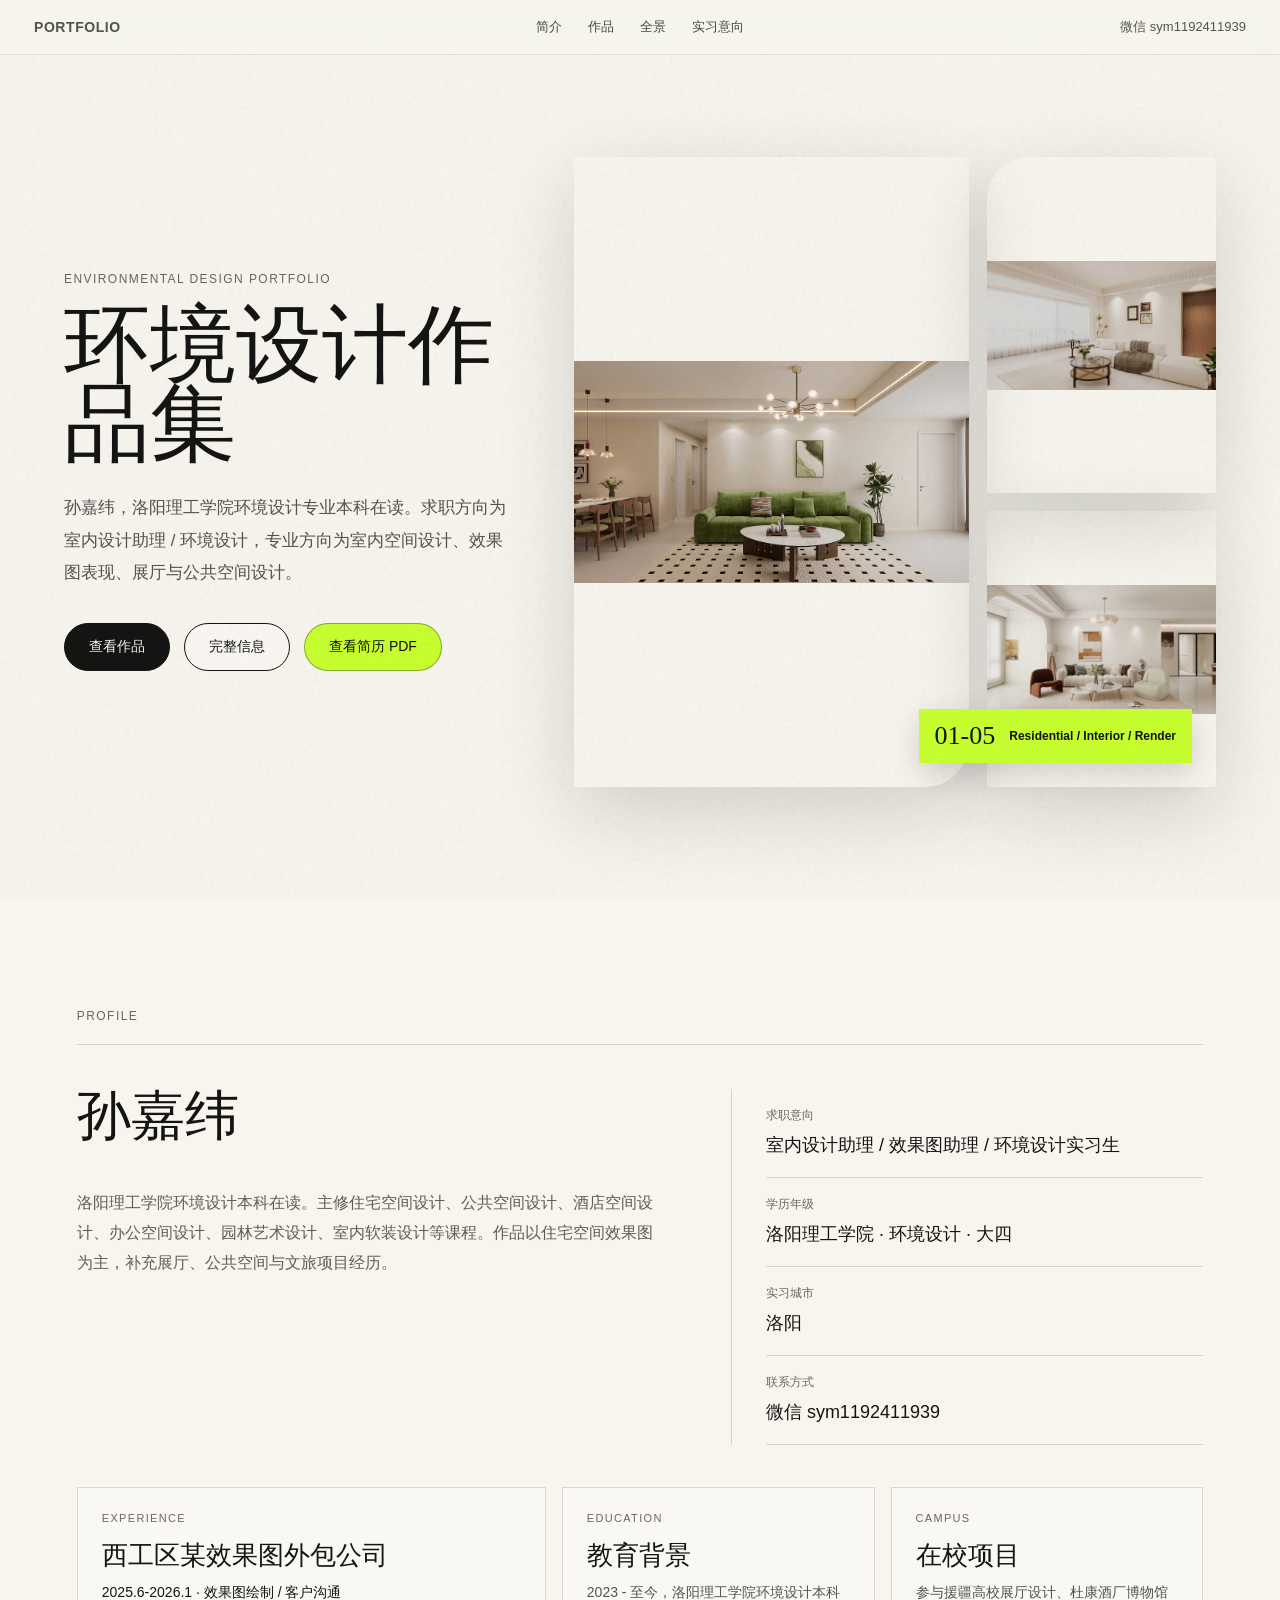
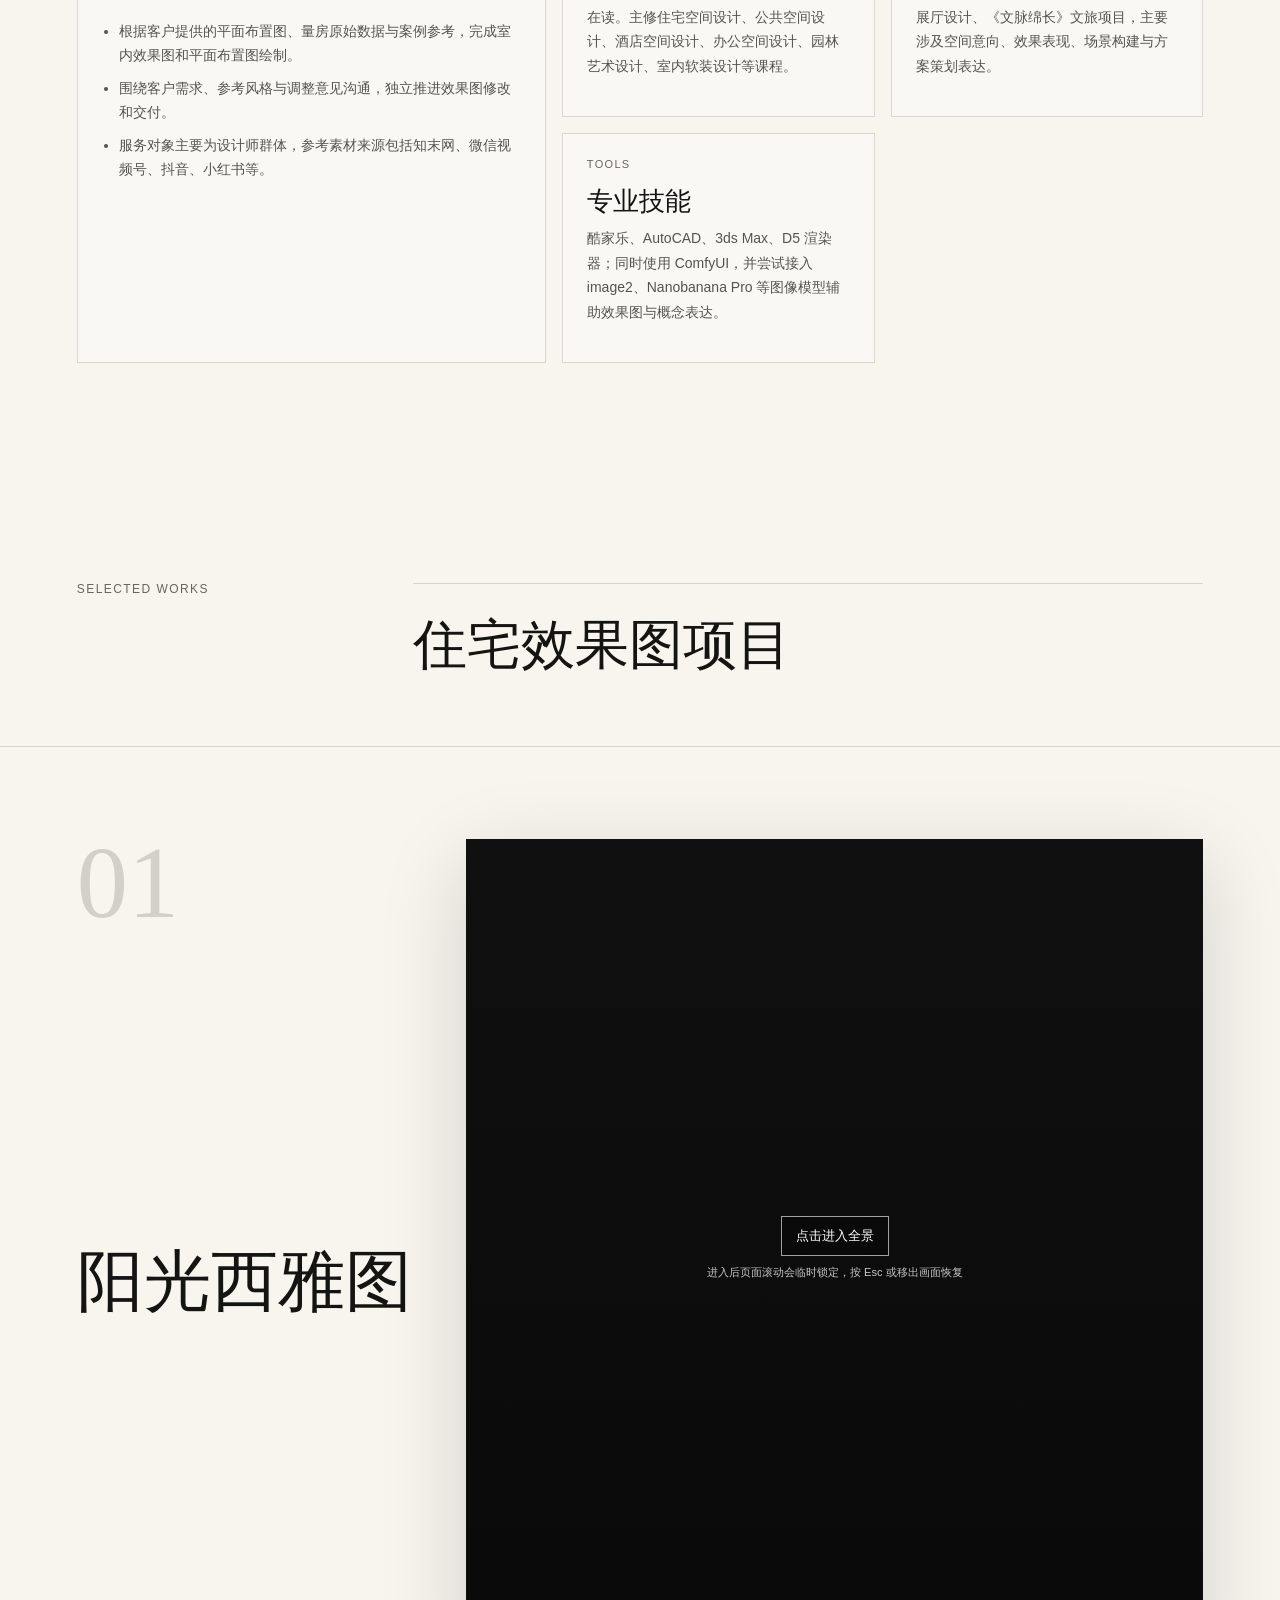
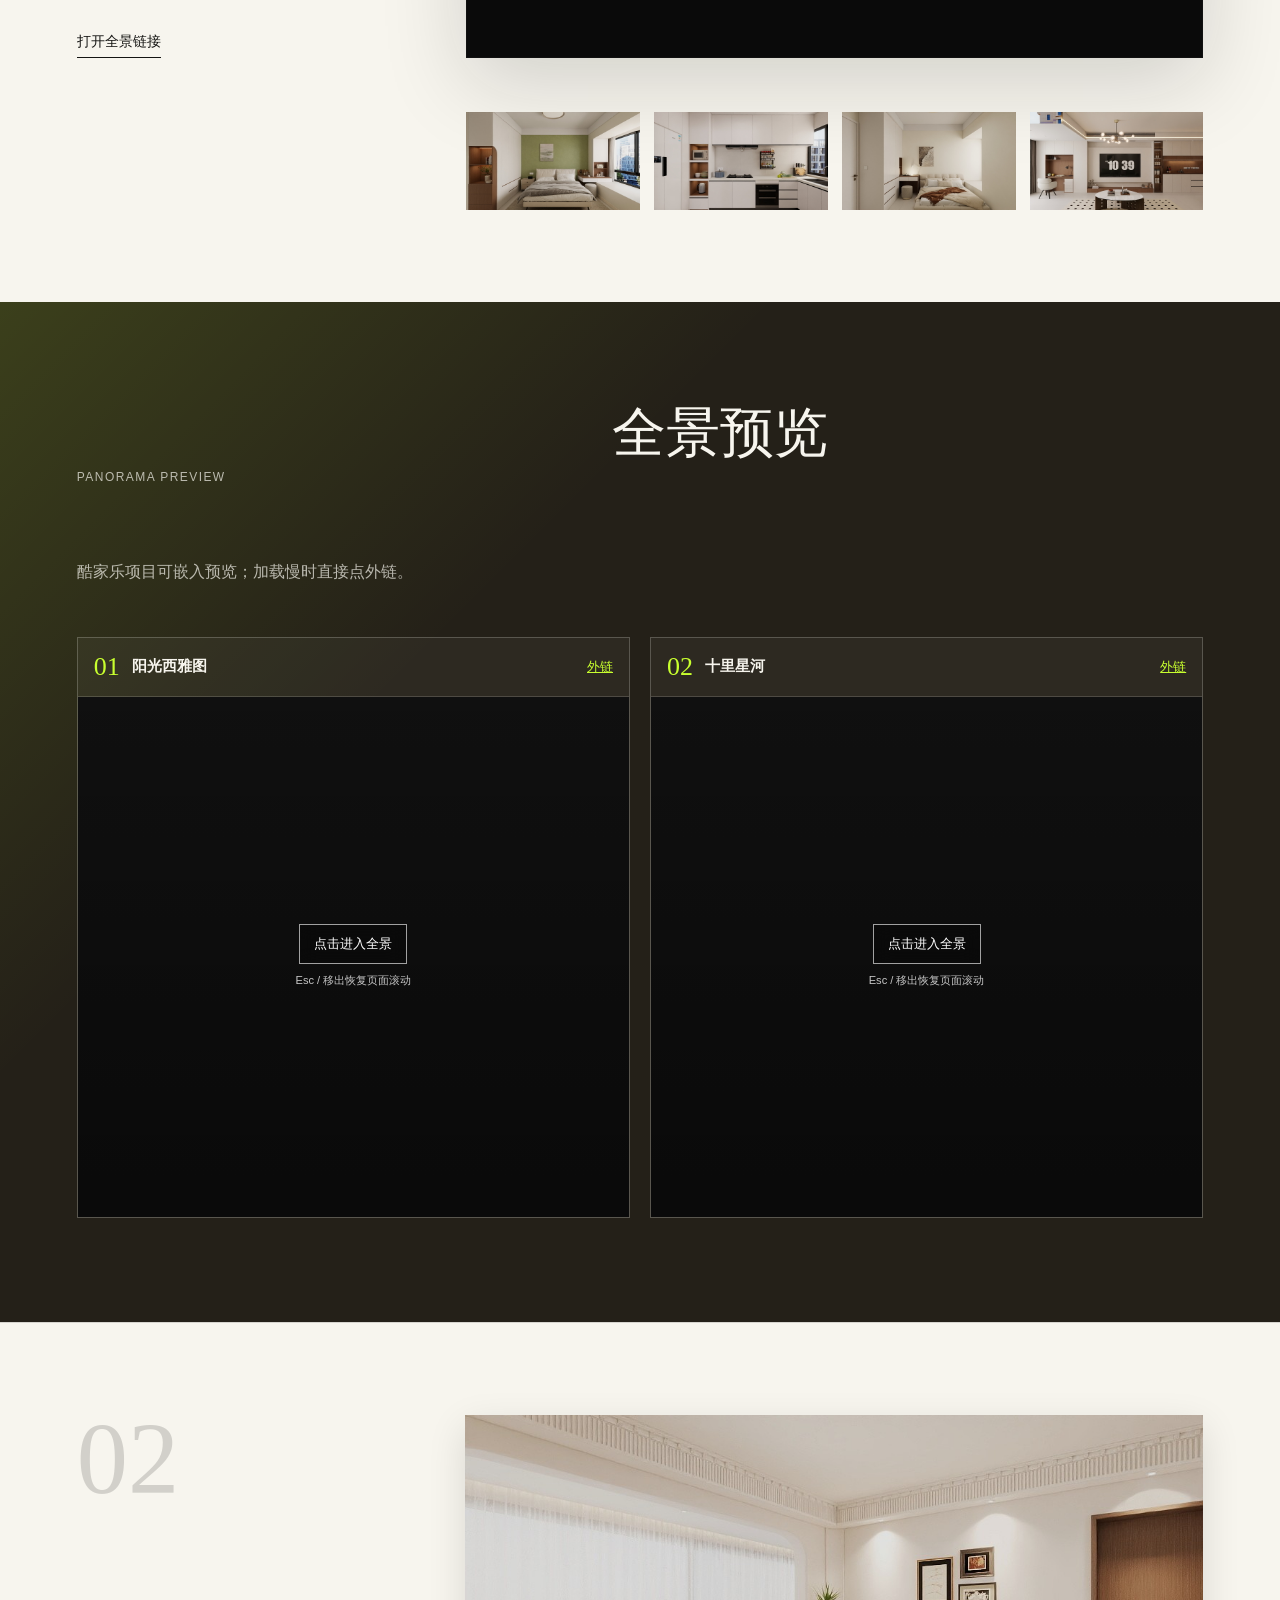
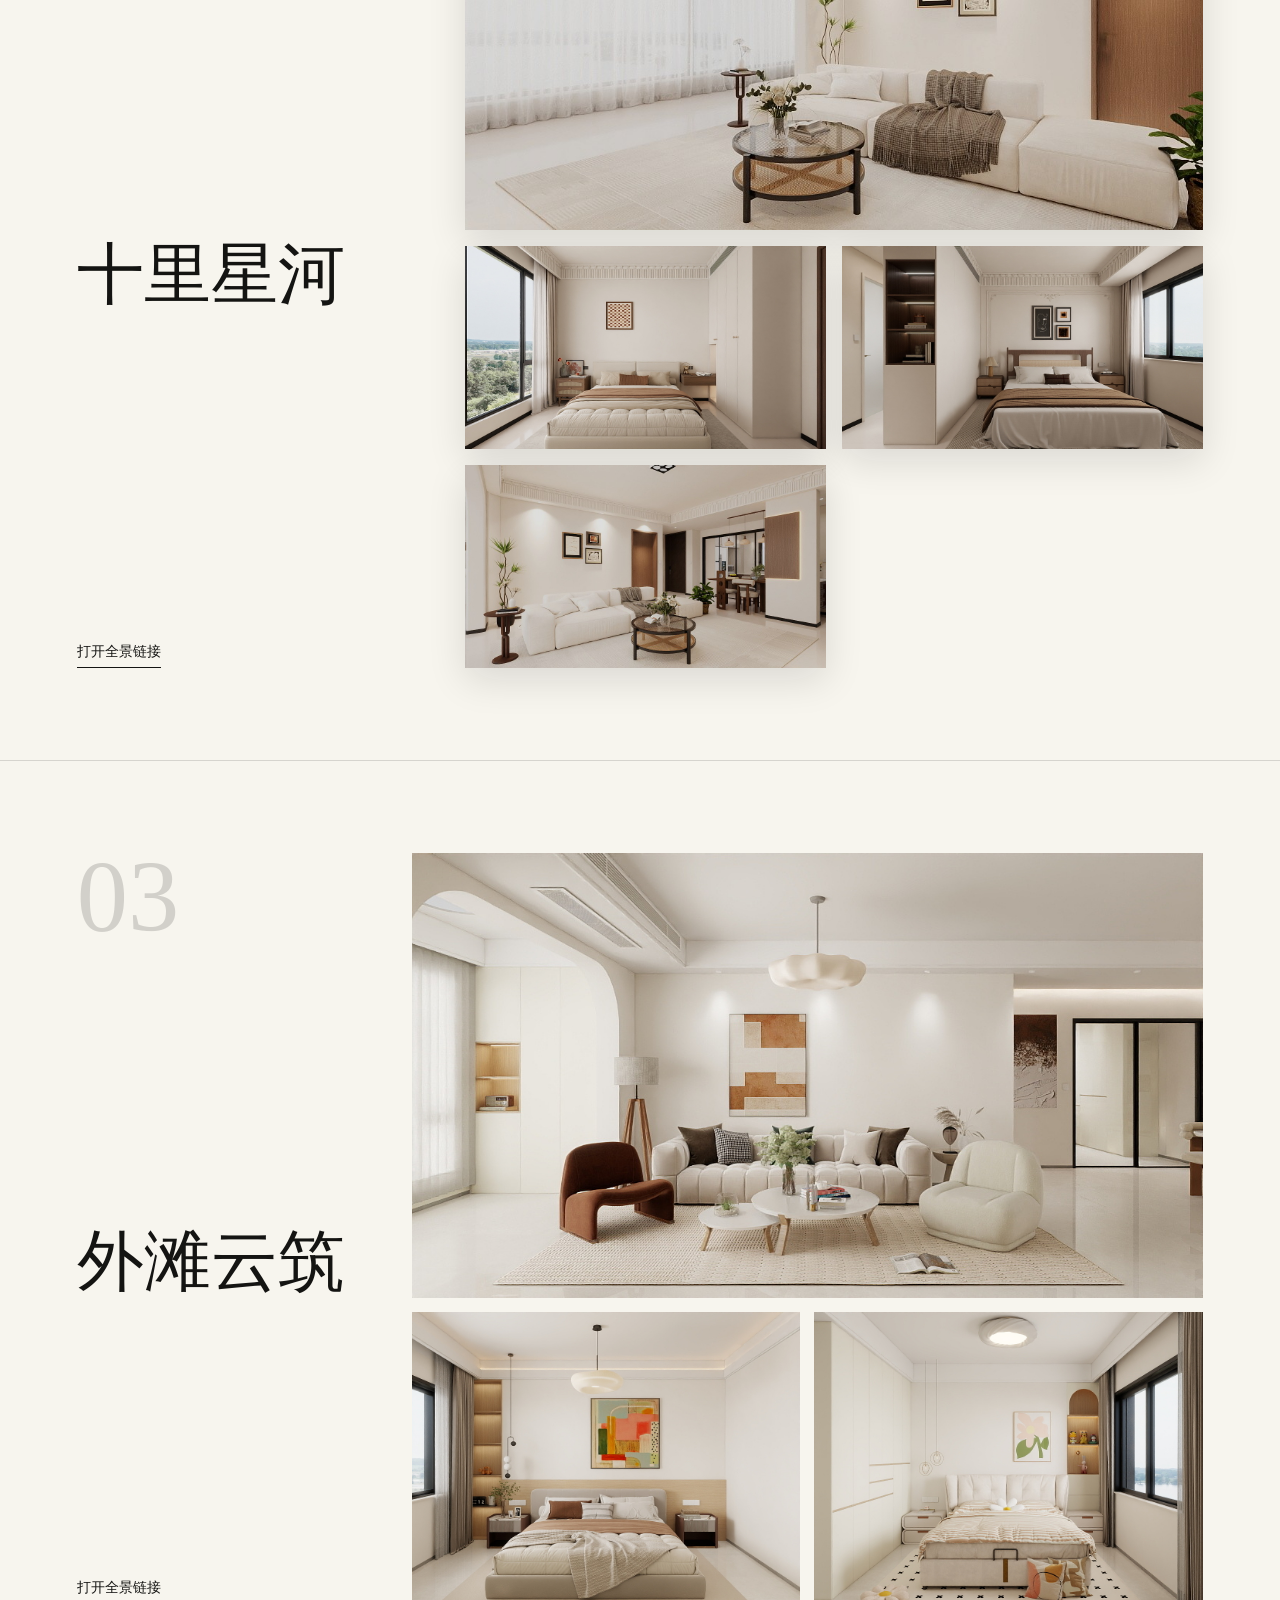
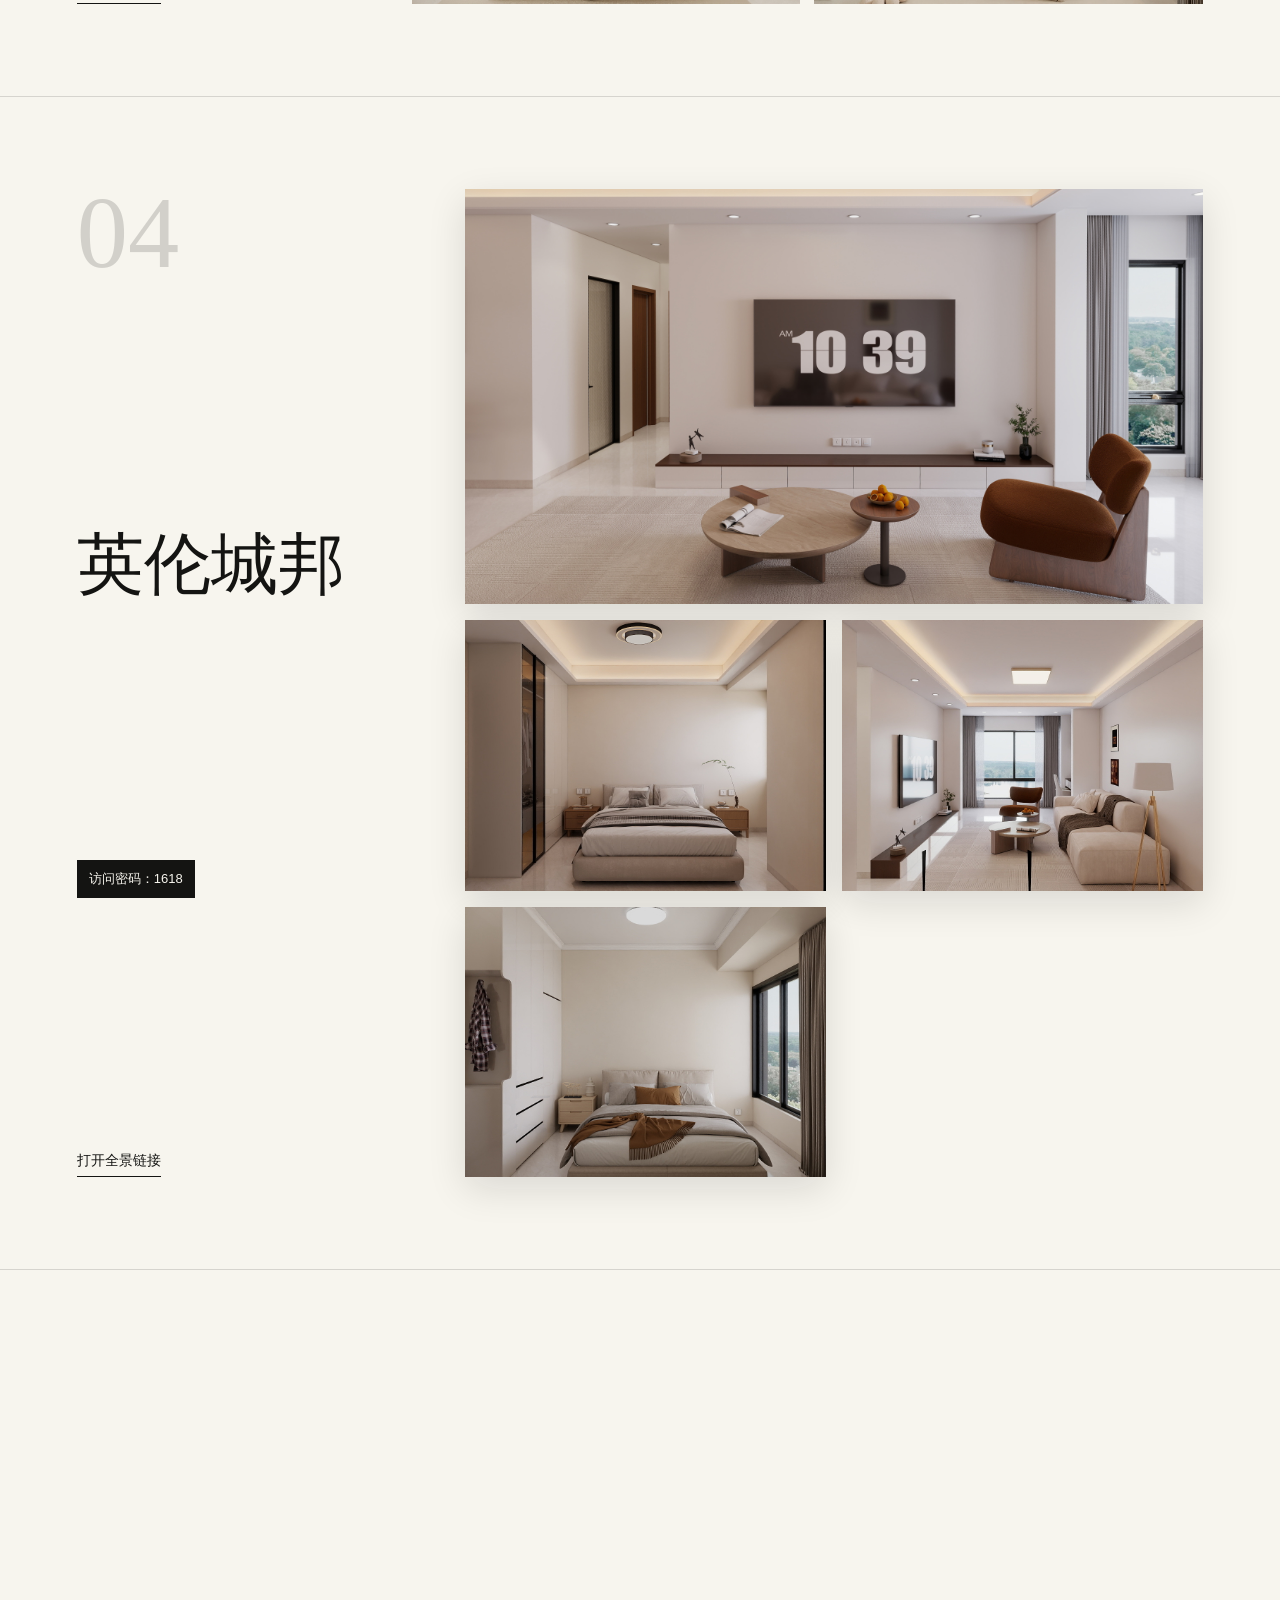
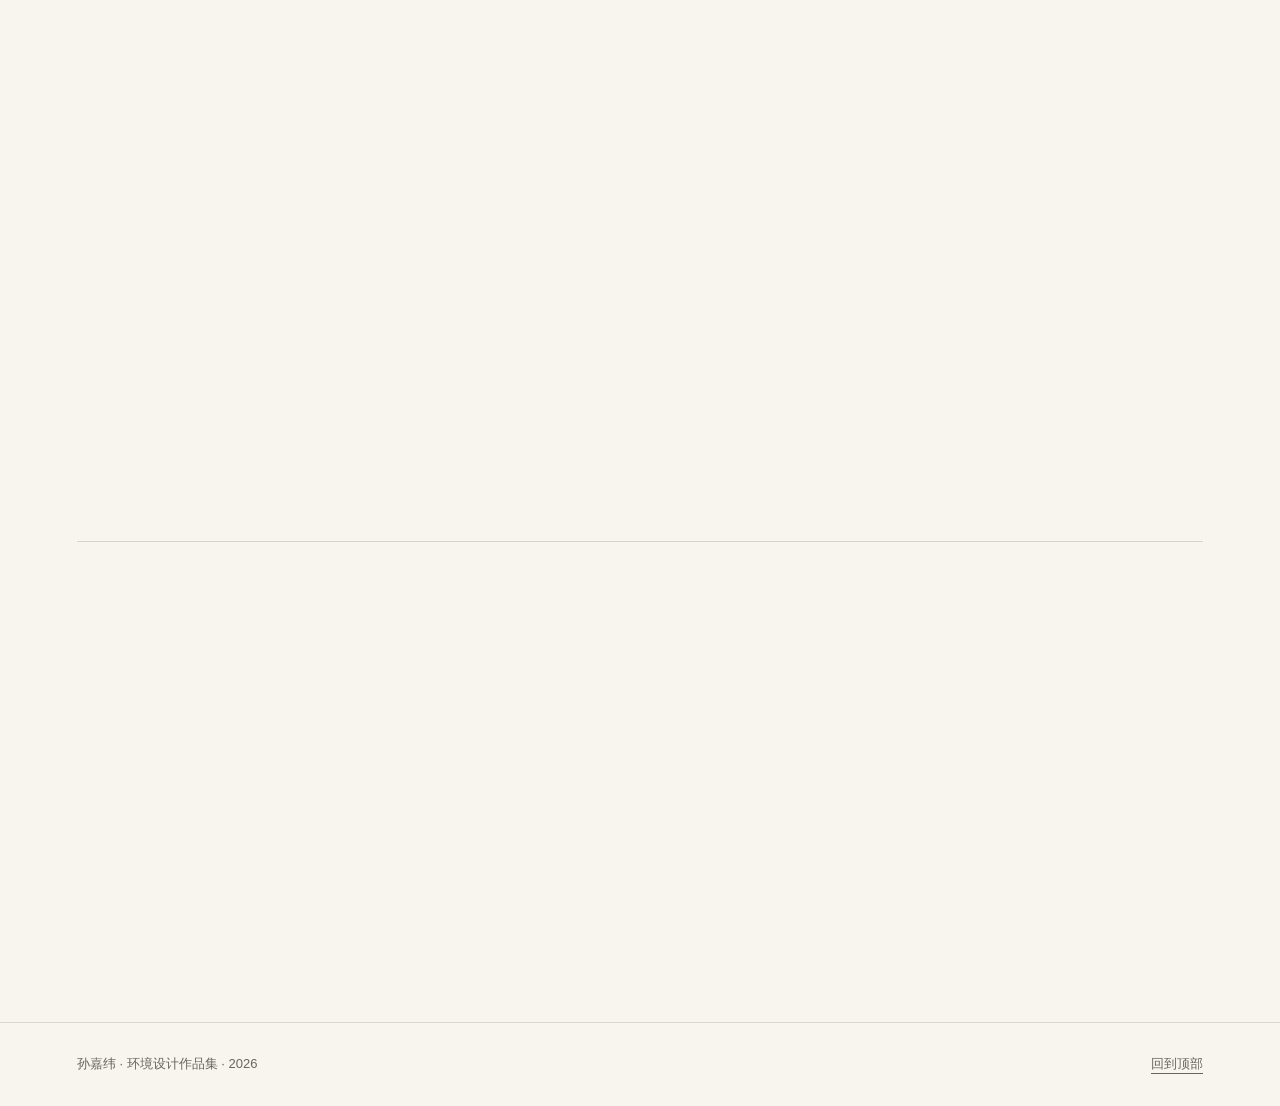
<file: index.html>
<!doctype html>
<html lang="zh-CN">
  <head>
    <meta charset="utf-8" />
    <meta name="viewport" content="width=device-width, initial-scale=1" />
    <meta name="color-scheme" content="light" />
    <title>孙嘉纬 | 环境设计作品集</title>
    <meta name="description" content="孙嘉纬，洛阳理工学院环境设计专业本科在读，室内设计、效果图与空间设计作品集。" />
    <link rel="stylesheet" href="styles.css" />
  </head>
  <body>
    <div class="grain" aria-hidden="true"></div>
    <aside class="mobile-rail" aria-label="移动端目录">
      <a href="#top" class="rail-dot active" data-target="top"><span>首页</span></a>
      <a href="#profile" class="rail-dot" data-target="profile"><span>简介</span></a>
      <a href="#project-01" class="rail-dot" data-target="project-01"><span>作品</span></a>
      <a href="#intent" class="rail-dot" data-target="intent"><span>意向</span></a>
    </aside>

    <header class="site-header">
      <a class="brand" href="#top" aria-label="回到顶部"><span class="brand-text">Portfolio</span></a>
      <nav class="desktop-nav" aria-label="页面导航">
        <a href="#profile">简介</a>
        <a href="#works">作品</a>
        <a href="#panorama">全景</a>
        <a href="#intent">实习意向</a>
      </nav>
      <span class="contact-link">微信 sym1192411939</span><span class="mobile-desktop-tip">建议使用电脑访问</span>
    </header>

    <main id="top">
      <section class="hero section-watch" id="hero" data-section="top">
        <div class="hero-copy reveal">
          <p class="small-line">Environmental Design Portfolio</p>
          <h1>环境设计作品集</h1>
          <p class="hero-intro">孙嘉纬，洛阳理工学院环境设计专业本科在读。求职方向为室内设计助理 / 环境设计，专业方向为室内空间设计、效果图表现、展厅与公共空间设计。</p>
          <div class="hero-actions">
            <a class="button primary" href="#works">查看作品</a>
            <a class="button ghost" href="#profile">完整信息</a>
            <a class="button pdf" href="resume.html" target="_blank" rel="noreferrer">查看简历 PDF</a>
          </div>
        </div>
        <div class="hero-board reveal delay-1" aria-label="作品预览拼贴">
          <figure class="hero-image hero-image-large tilt-card"><img src="assets/projects/p01-yangguang-xiyatu/img-01.jpg?v=kt0" alt="阳光西雅图项目室内效果图" /></figure>
          <figure class="hero-image hero-image-small tilt-card"><img src="assets/projects/p02-shili-xinghe/img-01.jpg" alt="十里星河项目室内效果图" /></figure>
          <figure class="hero-image hero-image-strip tilt-card"><img src="assets/projects/p03-waitan-yunzhu/img-01.jpg" alt="外滩云筑项目室内效果图" /></figure>
          <div class="hero-index" aria-hidden="true"><span>01-05</span><strong>Residential / Interior / Render</strong></div>
        </div>
      </section>

      <section class="profile section-watch" id="profile" data-section="profile">
        <div class="section-label reveal">Profile</div>
        <div class="profile-grid resume-grid">
          <div class="profile-main reveal">
            <h2>孙嘉纬</h2>
            <p>洛阳理工学院环境设计本科在读。主修住宅空间设计、公共空间设计、酒店空间设计、办公空间设计、园林艺术设计、室内软装设计等课程。作品以住宅空间效果图为主，补充展厅、公共空间与文旅项目经历。</p>
          </div>
          <div class="profile-facts reveal delay-1">
            <dl>
              <div><dt>求职意向</dt><dd>室内设计助理 / 效果图助理 / 环境设计实习生</dd></div>
              <div><dt>学历年级</dt><dd>洛阳理工学院 · 环境设计 · 大四</dd></div>
              <div><dt>实习城市</dt><dd>洛阳</dd></div>
              <div><dt>联系方式</dt><dd>微信 sym1192411939</dd></div>
            </dl>
          </div>
        </div>

        <div class="resume-panels reveal delay-2" aria-label="简历信息">
          <article class="resume-panel wide-panel">
            <span>Experience</span>
            <h3>西工区某效果图外包公司</h3>
            <p class="panel-time">2025.6-2026.1 · 效果图绘制 / 客户沟通</p>
            <ul>
              <li>根据客户提供的平面布置图、量房原始数据与案例参考，完成室内效果图和平面布置图绘制。</li>
              <li>围绕客户需求、参考风格与调整意见沟通，独立推进效果图修改和交付。</li>
              <li>服务对象主要为设计师群体，参考素材来源包括知末网、微信视频号、抖音、小红书等。</li>
            </ul>
          </article>
          <article class="resume-panel">
            <span>Education</span>
            <h3>教育背景</h3>
            <p>2023 - 至今，洛阳理工学院环境设计本科在读。主修住宅空间设计、公共空间设计、酒店空间设计、办公空间设计、园林艺术设计、室内软装设计等课程。</p>
          </article>
          <article class="resume-panel">
            <span>Campus</span>
            <h3>在校项目</h3>
            <p>参与援疆高校展厅设计、杜康酒厂博物馆展厅设计、《文脉绵长》文旅项目，主要涉及空间意向、效果表现、场景构建与方案策划表达。</p>
          </article>
          <article class="resume-panel">
            <span>Tools</span>
            <h3>专业技能</h3>
            <p>酷家乐、AutoCAD、3ds Max、D5 渲染器；同时使用 ComfyUI，并尝试接入 image2、Nanobanana Pro 等图像模型辅助效果图与概念表达。</p>
          </article>
        </div>
      </section>

      <section class="works-intro" id="works">
        <div class="section-label reveal">Selected Works</div>
        <div class="works-heading reveal"><h2>住宅效果图项目</h2></div>
      </section>

      <section class="project feature section-watch" id="project-01" data-section="project-01">
        <div class="project-meta reveal"><span class="project-number">01</span><h2>阳光西雅图</h2><a class="text-link" target="_blank" rel="noreferrer" href="https://www.kujiale.cn/design/3FO3HYE5EFXD/show?fromqrcode=true">打开全景链接</a></div>
        <figure class="mobile-project-cover reveal delay-1"><img src="assets/projects/p01-yangguang-xiyatu/img-01.jpg?v=kt0" alt="阳光西雅图项目封面图" /></figure>
        <div class="project-visual project-iframe iframe-shell reveal delay-1" data-iframe-shell>
          <iframe title="阳光西雅图全景预览" loading="lazy" data-src="https://www.kujiale.cn/design/3FO3HYE5EFXD/show?fromqrcode=true"></iframe>
          <button class="iframe-shield" type="button"><span>点击进入全景</span><small>进入后页面滚动会临时锁定，按 Esc 或移出画面恢复</small></button>
        </div>
        <div class="gallery reveal delay-2" aria-label="阳光西雅图项目图片"><img src="assets/projects/p01-yangguang-xiyatu/img-03.jpg" alt="阳光西雅图效果图 3" /><img src="assets/projects/p01-yangguang-xiyatu/img-04.jpg" alt="阳光西雅图效果图 4" /><img src="assets/projects/p01-yangguang-xiyatu/img-05.jpg" alt="阳光西雅图效果图 5" /><img src="assets/projects/p01-yangguang-xiyatu/img-06.jpg" alt="阳光西雅图效果图 6" /></div>
      </section>

      <section class="pano-section section-watch" id="panorama" data-section="panorama">
        <div class="pano-copy reveal"><span class="section-label">Panorama Preview</span><h2>全景预览</h2><p>酷家乐项目可嵌入预览；加载慢时直接点外链。</p></div>
        <div class="pano-grid">
          <article class="pano-card reveal delay-1"><div class="pano-head"><span>01</span><h3>阳光西雅图</h3><a target="_blank" rel="noreferrer" href="https://www.kujiale.cn/design/3FO3HYE5EFXD/show?fromqrcode=true">外链</a></div><div class="iframe-shell" data-iframe-shell><iframe title="阳光西雅图全景预览" loading="lazy" data-src="https://www.kujiale.cn/design/3FO3HYE5EFXD/show?fromqrcode=true"></iframe><button class="iframe-shield" type="button"><span>点击进入全景</span><small>Esc / 移出恢复页面滚动</small></button></div></article>
          <article class="pano-card desktop-only reveal delay-2"><div class="pano-head"><span>02</span><h3>十里星河</h3><a target="_blank" rel="noreferrer" href="https://www.kujiale.cn/design/3FO3HVKYOUN2/show?fromqrcode=true">外链</a></div><div class="iframe-shell" data-iframe-shell><iframe title="十里星河全景预览" loading="lazy" data-src="https://www.kujiale.cn/design/3FO3HVKYOUN2/show?fromqrcode=true"></iframe><button class="iframe-shield" type="button"><span>点击进入全景</span><small>Esc / 移出恢复页面滚动</small></button></div></article>
        </div>
      </section>

      <section class="project split section-watch" id="project-02" data-section="project-02">
        <div class="project-meta reveal"><span class="project-number">02</span><h2>十里星河</h2><a class="text-link" target="_blank" rel="noreferrer" href="https://www.kujiale.cn/design/3FO3HVKYOUN2/show?fromqrcode=true">打开全景链接</a></div>
        <div class="mosaic reveal delay-1"><img class="wide" src="assets/projects/p02-shili-xinghe/img-01.jpg" alt="十里星河客餐厅效果图" /><img src="assets/projects/p02-shili-xinghe/img-02.jpg" alt="十里星河北次卧效果图" /><img src="assets/projects/p02-shili-xinghe/img-03.jpg" alt="十里星河起居室效果图" /><img class="tall" src="assets/projects/p02-shili-xinghe/img-04.jpg" alt="十里星河客餐厅效果图 2" /></div>
      </section>

      <section class="project editorial section-watch" id="project-03" data-section="project-03">
        <div class="project-meta reveal"><span class="project-number">03</span><h2>外滩云筑</h2><a class="text-link" target="_blank" rel="noreferrer" href="https://www.kujiale.cn/design/3FO3HLCUXS1P/show?fromqrcode=true">打开全景链接</a></div>
        <div class="editorial-images reveal delay-1"><img src="assets/projects/p03-waitan-yunzhu/img-01.jpg" alt="外滩云筑效果图 1" /><img src="assets/projects/p03-waitan-yunzhu/img-02.jpg" alt="外滩云筑效果图 2" /><img src="assets/projects/p03-waitan-yunzhu/img-03.jpg" alt="外滩云筑效果图 3" /></div>
      </section>

      <section class="project split reverse section-watch" id="project-04" data-section="project-04">
        <div class="project-meta reveal"><span class="project-number">04</span><h2>英伦城邦</h2><div class="password-note">访问密码：1618</div><a class="text-link" target="_blank" rel="noreferrer" href="https://www.kujiale.cn/design/3FO3I6LY7APE/show?fromqrcode=true">打开全景链接</a></div>
        <div class="mosaic dense reveal delay-1"><img class="wide" src="assets/projects/p04-yinglun-chengbang/img-01.jpg" alt="英伦城邦客厅效果图" /><img src="assets/projects/p04-yinglun-chengbang/img-02.jpg" alt="英伦城邦主卧效果图" /><img src="assets/projects/p04-yinglun-chengbang/img-03.jpg" alt="英伦城邦餐厅效果图" /><img class="tall" src="assets/projects/p04-yinglun-chengbang/img-05.jpg" alt="英伦城邦次卧效果图" /></div>
      </section>

      <section class="project final-project section-watch" id="project-05" data-section="project-05">
        <div class="project-meta reveal"><span class="project-number">05</span><h2>沁棠云筑</h2><a class="text-link" target="_blank" rel="noreferrer" href="https://www.kujiale.cn/design/3FO3IFOYQHNQ/show?fromqrcode=true">打开全景链接</a></div>
        <div class="filmstrip reveal delay-1"><img src="assets/projects/p05-qintang-yunzhu/img-01.jpg" alt="沁棠云筑效果图 1" /><img src="assets/projects/p05-qintang-yunzhu/img-02.jpg" alt="沁棠云筑效果图 2" /><img src="assets/projects/p05-qintang-yunzhu/img-03.jpg" alt="沁棠云筑效果图 3" /><img src="assets/projects/p05-qintang-yunzhu/img-04.jpg" alt="沁棠云筑效果图 4" /></div>
      </section>

      <section class="intent section-watch" id="intent" data-section="intent">
        <div class="section-label reveal">Internship</div>
        <div class="intent-layout">
          <div class="intent-copy reveal"><h2>实习意向</h2><p>洛阳市区长期实习，不找暑假工；可接受单休。优先室内设计助理方向，也可接受稍微偏效果图方向，暂不考虑纯销售岗、纯效果图岗。</p></div>
          <div class="timeline reveal delay-1"><div><time>工作流程</time><p>有半年效果图外包工作经验，熟悉“平面图 + 参考案例 + 修改反馈”的工作流程。</p></div><div><time>工作能力</time><p>能根据平面图和参考案例进行效果图表达，具备基础客户沟通与方案调整能力。</p></div></div>
        </div>
      </section>
    </main>

    <footer class="site-footer"><p>孙嘉纬 · 环境设计作品集 · 2026</p><a href="#top">回到顶部</a></footer>
    <script src="script.js"></script>
  </body>
</html>
</file>
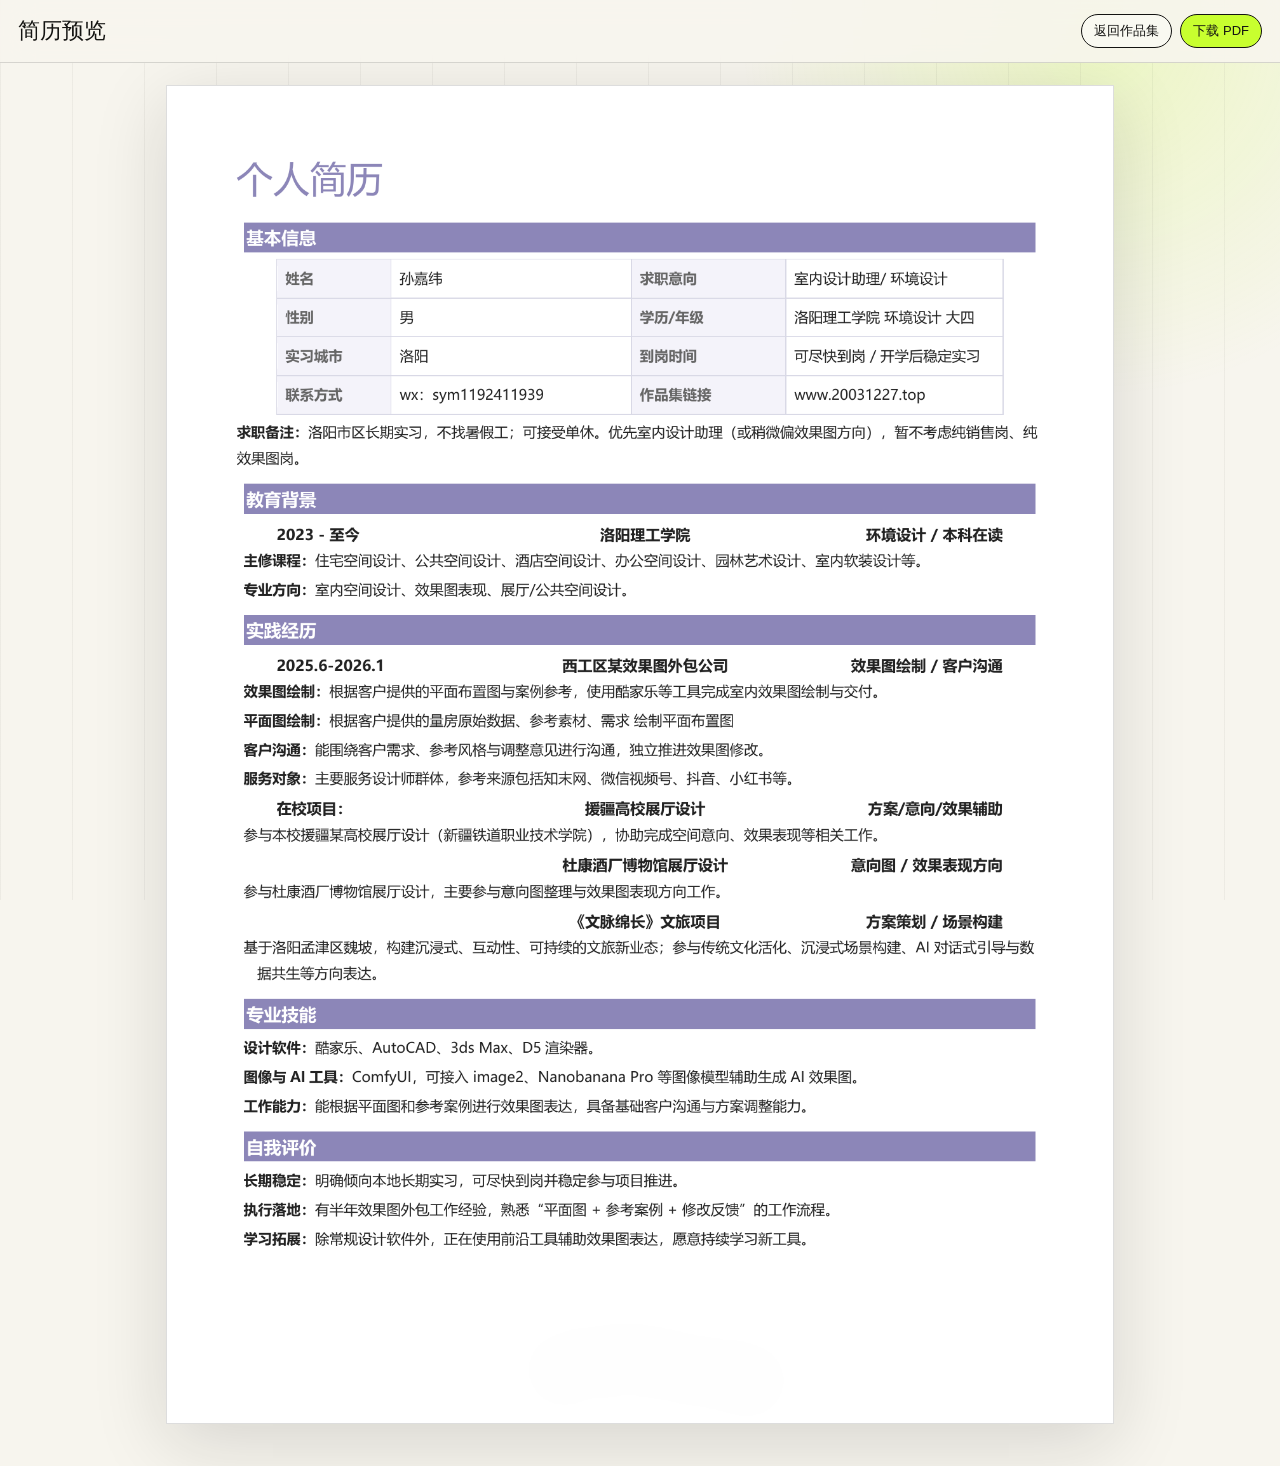
<file: resume.html>
<!doctype html>
<html lang="zh-CN">
  <head>
    <meta charset="utf-8" />
    <meta name="viewport" content="width=device-width, initial-scale=1" />
    <meta name="color-scheme" content="light" />
    <title>孙嘉纬 | 简历预览</title>
    <style>
      :root { color-scheme: light; --bg:#f7f5ee; --ink:#141412; --line:rgba(20,20,18,.14); --accent:#c8ff2f; }
      * { box-sizing: border-box; }
      html, body { margin:0; min-height:100%; background:var(--bg) !important; color:var(--ink); font-family:"Microsoft YaHei UI","Microsoft YaHei",sans-serif; }
      body::before { content:""; position:fixed; inset:0; pointer-events:none; background:linear-gradient(90deg, rgba(20,20,18,.045) 1px, transparent 1px) 0 0 / 72px 100%, radial-gradient(circle at 86% 4%, rgba(200,255,47,.22), transparent 360px); }
      header { position:sticky; top:0; z-index:10; display:flex; justify-content:space-between; align-items:center; gap:12px; padding:14px 18px; border-bottom:1px solid var(--line); background:rgba(247,245,238,.88); backdrop-filter:blur(16px); }
      h1 { margin:0; font-family:"Times New Roman","Songti SC",serif; font-weight:400; font-size:22px; }
      .actions { display:flex; gap:8px; flex-wrap:wrap; justify-content:flex-end; }
      a { color:inherit; }
      .button { min-height:34px; display:inline-flex; align-items:center; justify-content:center; padding:0 12px; border:1px solid var(--ink); border-radius:999px; text-decoration:none; font-size:13px; background:rgba(255,255,255,.34); }
      .button.download { background:var(--accent); }
      main { position:relative; width:min(980px, 100%); margin:0 auto; padding:22px 16px 42px; }
      .paper { width:100%; display:block; border:1px solid var(--line); background:#fff; box-shadow:0 18px 70px rgba(20,20,18,.14); }
      @media (prefers-color-scheme: dark) { html, body { background:var(--bg) !important; color:var(--ink) !important; } header { background:rgba(247,245,238,.9) !important; } }
      @media (max-width: 560px) { header { align-items:flex-start; } h1 { font-size:18px; } .button { font-size:12px; padding:0 10px; } main { padding:14px 10px 34px; } }
    </style>
  </head>
  <body>
    <header>
      <h1>简历预览</h1>
      <nav class="actions" aria-label="简历操作">
        <a class="button" href="index.html">返回作品集</a>
        <a class="button download" href="assets/docs/jianli.pdf" download>下载 PDF</a>
      </nav>
    </header>
    <main>
      <img class="paper" src="assets/docs/preview/jianli-page-1.png" alt="孙嘉纬简历预览" />
    </main>
  </body>
</html>
</file>
<file: styles.css>
:root {
  --bg: #f7f5ee;
  --ink: #141412;
  --muted: #69665d;
  --line: rgba(20, 20, 18, 0.14);
  --panel: #fffdf6;
  --accent: #c8ff2f;
  --accent-ink: #0f1308;
  --deep: #242018;
  --shadow: 0 24px 80px rgba(20, 20, 18, 0.16);
  --serif: "Times New Roman", "Songti SC", SimSun, serif;
  --sans: "Microsoft YaHei UI", "Microsoft YaHei", "PingFang SC", sans-serif;
}

* { box-sizing: border-box; }
html { scroll-behavior: smooth; color-scheme: light; background: var(--bg); }
body {
  margin: 0;
  background: var(--bg);
  color: var(--ink);
  font-family: var(--sans);
  overflow-x: hidden;
}
body::before {
  content: "";
  position: fixed;
  inset: 0;
  pointer-events: none;
  background:
    linear-gradient(90deg, rgba(20,20,18,0.055) 1px, transparent 1px) 0 0 / 6.25vw 100%,
    radial-gradient(circle at 78% 16%, rgba(200,255,47,0.22), transparent 23vw),
    linear-gradient(180deg, rgba(255,255,255,0.55), transparent 42vh);
  z-index: -2;
}
.grain {
  position: fixed;
  inset: 0;
  pointer-events: none;
  opacity: .16;
  background-image: url("data:image/svg+xml,%3Csvg viewBox='0 0 240 240' xmlns='http://www.w3.org/2000/svg'%3E%3Cfilter id='n'%3E%3CfeTurbulence type='fractalNoise' baseFrequency='.8' numOctaves='3' stitchTiles='stitch'/%3E%3C/filter%3E%3Crect width='240' height='240' filter='url(%23n)' opacity='.45'/%3E%3C/svg%3E");
  z-index: 10;
  mix-blend-mode: multiply;
}
img { display: block; width: 100%; height: 100%; object-fit: cover; background: #ddd8cc; }
a { color: inherit; }

.site-header {
  position: fixed;
  top: 0;
  left: 0;
  right: 0;
  z-index: 20;
  display: grid;
  grid-template-columns: 1fr auto 1fr;
  align-items: center;
  padding: 18px 34px;
  border-bottom: 1px solid rgba(20,20,18,.1);
  background: rgba(247,245,238,.72);
  backdrop-filter: blur(18px);
}
.brand { display: inline-flex; align-items: center; text-decoration: none; font-weight: 700; }
.brand-text { font-size: 14px; color: rgba(20,20,18,.72); letter-spacing: .04em; text-transform: uppercase; }
.desktop-nav { display: flex; align-items: center; gap: 26px; font-size: 13px; }
.desktop-nav a { text-decoration: none; color: rgba(20,20,18,.78); }
.desktop-nav a:hover { color: var(--ink); }
.contact-link { justify-self: end; font-size: 13px; color: rgba(20,20,18,.72); }
.mobile-desktop-tip { display: none; }

main { min-height: 100vh; }
section { position: relative; }
.hero {
  min-height: 100vh;
  padding: 116px clamp(24px, 5vw, 76px) 72px;
  display: grid;
  grid-template-columns: minmax(300px, 0.82fr) minmax(460px, 1.18fr);
  gap: clamp(32px, 5vw, 80px);
  align-items: center;
}
.small-line, .section-label {
  margin: 0 0 22px;
  font-size: 12px;
  line-height: 1;
  text-transform: uppercase;
  color: var(--muted);
  letter-spacing: .12em;
}
h1, h2, h3, p { margin-top: 0; }
h1 {
  max-width: 700px;
  font-family: var(--serif);
  font-weight: 400;
  font-size: clamp(44px, 6.7vw, 104px);
  line-height: .92;
  letter-spacing: 0;
  margin-bottom: 28px;
}
.hero-intro {
  max-width: 620px;
  color: rgba(20,20,18,.72);
  font-size: 17px;
  line-height: 1.9;
}
.hero-actions { display: flex; flex-wrap: wrap; gap: 14px; margin-top: 34px; }
.button {
  display: inline-flex;
  align-items: center;
  justify-content: center;
  min-height: 48px;
  padding: 0 24px;
  border: 1px solid var(--ink);
  border-radius: 999px;
  text-decoration: none;
  font-size: 14px;
  transition: transform .25s ease, background .25s ease, color .25s ease;
}
.button:hover { transform: translateY(-2px); }
.button.primary { background: var(--ink); color: var(--bg); }
.button.ghost { background: rgba(255,255,255,.2); }
.button.pdf { background: var(--accent); color: var(--accent-ink); border-color: rgba(20,20,18,.35); }
.hero-board {
  position: relative;
  min-height: min(70vh, 720px);
  display: grid;
  grid-template-columns: 1fr 0.58fr;
  grid-template-rows: 1fr 0.82fr;
  gap: 18px;
}
.hero-image { margin: 0; overflow: hidden; background: #efece3; box-shadow: var(--shadow); transform: translateZ(0); }
.hero-image-large { grid-row: 1 / 3; border-radius: 2px 2px 44px 2px; }
.hero-image-small { border-radius: 42px 2px 2px 2px; }
.hero-image-strip { border-radius: 2px; }
.hero-image img { object-fit: contain; transition: transform 1s cubic-bezier(.16,1,.3,1); }
.hero-image:hover img { transform: scale(1.055); }
.hero-index {
  position: absolute;
  right: 24px;
  bottom: 24px;
  display: flex;
  align-items: center;
  gap: 14px;
  max-width: calc(58% - 24px);
  padding: 12px 16px;
  background: var(--accent);
  color: var(--accent-ink);
  box-shadow: 0 10px 30px rgba(0,0,0,.15);
  font-size: 12px;
}
.hero-index span { font-family: var(--serif); font-size: 26px; }
.hero-index strong { font-weight: 700; line-height: 1.2; }

.profile, .works-intro, .intent { padding: 110px clamp(24px, 6vw, 92px); }
.profile-grid {
  display: grid;
  grid-template-columns: 1.1fr .9fr;
  gap: clamp(32px, 6vw, 92px);
  border-top: 1px solid var(--line);
  padding-top: 44px;
}
.profile h2, .works-heading h2, .pano-copy h2, .intent h2 {
  font-family: var(--serif);
  font-weight: 400;
  font-size: clamp(34px, 4.2vw, 70px);
  line-height: 1.02;
  letter-spacing: 0;
}
.profile-main p, .works-heading p, .pano-copy p, .intent-copy p, .project-meta p {
  color: rgba(20,20,18,.68);
  line-height: 1.85;
  font-size: 16px;
}
.profile-facts { border-left: 1px solid var(--line); padding-left: 34px; }
dl { margin: 0; }
dl div { padding: 18px 0; border-bottom: 1px solid var(--line); }
dt { color: var(--muted); font-size: 12px; margin-bottom: 8px; }
dd { margin: 0; font-size: 18px; line-height: 1.5; }
.resume-panels {
  margin-top: 42px;
  display: grid;
  grid-template-columns: 1.2fr .8fr .8fr;
  gap: 16px;
}
.resume-panel {
  padding: 24px;
  border: 1px solid var(--line);
  background: rgba(255,255,255,.34);
}
.resume-panel.wide-panel { grid-row: span 2; }
.resume-panel span {
  display: block;
  margin-bottom: 18px;
  color: var(--muted);
  font-size: 11px;
  letter-spacing: .12em;
  text-transform: uppercase;
}
.resume-panel h3 {
  margin: 0 0 10px;
  font-family: var(--serif);
  font-weight: 400;
  font-size: clamp(24px, 2vw, 34px);
  line-height: 1.1;
}
.resume-panel p, .resume-panel li {
  color: rgba(20,20,18,.72);
  line-height: 1.75;
  font-size: 14px;
}
.panel-time { color: var(--ink) !important; }
.resume-panel ul { margin: 14px 0 0; padding-left: 1.1em; }
.resume-panel li + li { margin-top: 8px; }
.works-intro { display: grid; grid-template-columns: .35fr 1fr; gap: 60px; padding-bottom: 28px; }
.works-heading { border-top: 1px solid var(--line); padding-top: 34px; }
.works-heading p { max-width: 560px; }

.project { padding: 92px clamp(24px, 6vw, 92px); border-top: 1px solid var(--line); }
.project.feature {
  display: grid;
  grid-template-columns: minmax(260px,.42fr) minmax(420px,.88fr);
  gap: 38px;
  align-items: end;
}
.project-meta { align-self: stretch; display: flex; flex-direction: column; justify-content: space-between; min-height: 330px; }
.project-number { font-family: var(--serif); font-size: clamp(54px, 8vw, 128px); line-height: .85; color: rgba(20,20,18,.16); }
.project-meta h2 { font-family: var(--serif); font-weight: 400; font-size: clamp(40px, 5.2vw, 86px); line-height: 1; margin: 24px 0 18px; }
.text-link {
  width: max-content;
  text-decoration: none;
  border-bottom: 1px solid var(--ink);
  padding-bottom: 6px;
  font-size: 14px;
}
.project-visual { min-height: 58vw; max-height: 720px; overflow: hidden; box-shadow: var(--shadow); background: #111; }
.project-iframe {
  min-height: 64vw;
  max-height: 780px;
  border: 1px solid rgba(20,20,18,.12);
}
.project-iframe iframe {
  width: 100%;
  height: 100%;
  min-height: inherit;
  border: 0;
  display: block;
  background: #111;
  pointer-events: none;
}
.iframe-shell { position: relative; }
.iframe-shell.is-active iframe { pointer-events: auto; }
.iframe-shield {
  position: absolute;
  inset: 0;
  z-index: 2;
  display: grid;
  place-items: center;
  align-content: center;
  gap: 8px;
  border: 0;
  color: #fff;
  background: linear-gradient(180deg, rgba(0,0,0,.08), rgba(0,0,0,.44));
  cursor: pointer;
  font-family: var(--sans);
  text-align: center;
}
.iframe-shield span {
  padding: 10px 14px;
  border: 1px solid rgba(255,255,255,.62);
  background: rgba(0,0,0,.22);
  backdrop-filter: blur(10px);
  font-size: 13px;
}
.iframe-shield small {
  max-width: 280px;
  color: rgba(255,255,255,.76);
  line-height: 1.5;
}
.iframe-shell.is-active .iframe-shield { opacity: 0; pointer-events: none; }
body.iframe-scroll-lock { overflow: hidden; }
body.iframe-scroll-lock::after {
  content: "全景操作中：Esc / 移出画面恢复页面滚动";
  position: fixed;
  left: 50%;
  bottom: 24px;
  z-index: 80;
  transform: translateX(-50%);
  padding: 10px 14px;
  background: rgba(20,20,18,.86);
  color: var(--bg);
  font-size: 12px;
}
.mobile-project-cover { display: none; margin: 0; overflow: hidden; }
.mobile-project-cover img { aspect-ratio: 4 / 3; height: auto; }
.gallery {
  grid-column: 2;
  display: grid;
  grid-template-columns: repeat(4, 1fr);
  gap: 14px;
  margin-top: 16px;
}
.gallery img { aspect-ratio: 16/9; height: auto; object-fit: contain; background: #efece3; }

.pano-section { padding: 104px clamp(24px, 6vw, 92px); background: var(--deep); color: var(--bg); }
.pano-section::before { content: ""; position: absolute; inset: 0; background: linear-gradient(135deg, rgba(200,255,47,.14), transparent 34%); pointer-events: none; }
.pano-copy { position: relative; display: grid; grid-template-columns: .9fr 1.1fr; gap: 52px; align-items: end; margin-bottom: 34px; }
.pano-copy .section-label, .pano-copy p { color: rgba(247,245,238,.7); }
.pano-grid { position: relative; display: grid; grid-template-columns: 1fr 1fr; gap: 20px; }
.pano-card { border: 1px solid rgba(247,245,238,.22); background: rgba(255,255,255,.04); min-width: 0; }
.pano-head { display: grid; grid-template-columns: auto 1fr auto; align-items: center; gap: 12px; padding: 14px 16px; border-bottom: 1px solid rgba(247,245,238,.16); }
.pano-head span { color: var(--accent); font-family: var(--serif); font-size: 26px; }
.pano-head h3 { margin: 0; font-size: 15px; }
.pano-head a { color: var(--accent); font-size: 13px; }
.pano-card iframe { width: 100%; height: min(52vw, 520px); border: 0; background: #111; display: block; pointer-events: none; }
.pano-card .iframe-shell.is-active iframe { pointer-events: auto; }

.project.split { display: grid; grid-template-columns: .42fr .9fr; gap: 44px; align-items: start; }
.project.reverse { grid-template-columns: .9fr .42fr; }
.project.reverse .project-meta { order: 2; }
.mosaic { display: grid; grid-template-columns: 1fr 1fr; grid-auto-rows: minmax(210px, 23vw); gap: 14px; }
.mosaic img { box-shadow: 0 12px 36px rgba(20,20,18,.12); object-fit: contain; background: #efece3; }
.mosaic .wide { grid-column: span 2; }
.mosaic .tall { grid-row: span 2; }
.mosaic.dense { grid-auto-rows: minmax(190px, 20vw); }
.project.editorial { display: grid; grid-template-columns: .36fr 1fr; gap: 50px; align-items: start; }
.editorial-images { display: grid; grid-template-columns: 1fr 1fr; gap: 14px; }
.editorial-images img:first-child { grid-row: span 2; min-height: 520px; object-fit: contain; background: #efece3; }
.editorial-images img:not(:first-child) { min-height: 253px; object-fit: contain; background: #efece3; }
.password-note { width: max-content; margin: 10px 0 22px; padding: 10px 12px; background: var(--ink); color: var(--bg); font-size: 13px; }
.final-project { padding-bottom: 120px; }
.filmstrip { display: grid; grid-template-columns: repeat(4, minmax(180px,1fr)); gap: 14px; margin-top: 32px; }
.filmstrip img { aspect-ratio: 16/9; height: auto; object-fit: contain; background: #efece3; }
.intent-layout { display: grid; grid-template-columns: .9fr 1.1fr; gap: 62px; border-top: 1px solid var(--line); padding-top: 44px; }
.timeline { display: grid; gap: 20px; }
.timeline div { padding: 24px; background: rgba(255,255,255,.34); border: 1px solid var(--line); }
time { display: block; margin-bottom: 12px; font-family: var(--serif); font-size: 26px; }
.timeline p { margin: 0; color: rgba(20,20,18,.72); line-height: 1.75; }
.site-footer { display: flex; justify-content: space-between; align-items: center; padding: 32px clamp(24px, 6vw, 92px); border-top: 1px solid var(--line); color: var(--muted); font-size: 13px; }
.site-footer p { margin: 0; }
.site-footer a { text-decoration: none; border-bottom: 1px solid currentColor; }

.reveal { opacity: 0; transform: translateY(28px); transition: opacity .9s cubic-bezier(.16,1,.3,1), transform .9s cubic-bezier(.16,1,.3,1); }
.reveal.in-view { opacity: 1; transform: translateY(0); }
.delay-1 { transition-delay: .12s; }
.delay-2 { transition-delay: .22s; }
.mobile-rail { display: none; }

@media (prefers-reduced-motion: reduce) {
  html { scroll-behavior: auto; }
  .reveal { opacity: 1; transform: none; transition: none; }
  .hero-image img { transition: none; }
}

@media (max-width: 860px) {
  body {
    background: #f8f6ef;
    padding-bottom: 76px;
  }
  body::before {
    background:
      linear-gradient(90deg, rgba(20,20,18,.045) 1px, transparent 1px) 0 0 / 25vw 100%,
      radial-gradient(circle at 84% 8%, rgba(200,255,47,.22), transparent 34vh);
  }
  .site-header {
    position: sticky;
    grid-template-columns: 1fr auto;
    padding: 12px 16px;
    background: rgba(248,246,239,.86);
  }
  .brand-text { display: block; font-size: 12px; }
  .desktop-nav { display: none; }
  .contact-link { font-size: 12px; max-width: 168px; text-align: right; line-height: 1.35; }
  .mobile-rail {
    position: fixed;
    left: 14px;
    right: 14px;
    bottom: 12px;
    z-index: 60;
    display: grid;
    grid-template-columns: repeat(4, 1fr);
    gap: 6px;
    padding: 7px;
    border: 1px solid rgba(20,20,18,.14);
    background: rgba(248,246,239,.88);
    backdrop-filter: blur(16px);
    box-shadow: 0 12px 42px rgba(20,20,18,.14);
  }
  .rail-dot {
    min-height: 38px;
    display: grid;
    place-items: center;
    text-decoration: none;
    color: rgba(20,20,18,.56);
    font-size: 12px;
    border-radius: 999px;
  }
  .rail-dot.active { color: var(--ink); background: var(--accent); }
  .hero {
    min-height: auto;
    padding: 34px 16px 54px;
    grid-template-columns: 1fr;
    gap: 24px;
  }
  .small-line, .section-label { font-size: 10px; margin-bottom: 16px; }
  h1 { font-size: clamp(46px, 16vw, 72px); line-height: .96; margin-bottom: 18px; }
  .hero-intro { font-size: 14px; line-height: 1.78; max-width: none; }
  .hero-actions { display: grid; grid-template-columns: 1fr 1fr; gap: 10px; margin-top: 22px; }
  .button { min-height: 44px; padding: 0 12px; font-size: 13px; }
  .hero-board {
    min-height: auto;
    display: grid;
    grid-template-columns: 1fr 1fr;
    grid-template-rows: auto auto;
    gap: 8px;
  }
  .hero-image { box-shadow: 0 14px 44px rgba(20,20,18,.12); }
  .hero-image-large { grid-column: 1 / -1; grid-row: auto; aspect-ratio: 16 / 9; border-radius: 0 0 26px 0; }
  .hero-image-small, .hero-image-strip { aspect-ratio: 16 / 10; border-radius: 0; }
  .hero-index { left: 10px; right: auto; bottom: 10px; max-width: 78%; padding: 8px 10px; }
  .hero-index span { font-size: 20px; }
  .hero-index strong { font-size: 10px; }
  .profile, .works-intro, .intent, .project, .pano-section { padding-left: 16px; padding-right: 16px; }
  .profile, .intent { padding-top: 58px; padding-bottom: 58px; }
  .profile-grid, .works-intro, .project.feature, .project.split, .project.reverse, .project.editorial, .pano-copy, .intent-layout { grid-template-columns: 1fr; gap: 22px; }
  .profile-main h2 { font-size: clamp(42px, 14vw, 64px); }
  .profile h2, .works-heading h2, .pano-copy h2, .intent h2 { font-size: clamp(34px, 10vw, 52px); }
  .profile-main p, .works-heading p, .pano-copy p, .intent-copy p, .project-meta p { font-size: 14px; line-height: 1.72; }
  .profile-facts { border-left: 0; padding-left: 0; }
  dl div { padding: 14px 0; }
  dd { font-size: 15px; }
  .resume-panels { grid-template-columns: 1fr; gap: 12px; margin-top: 24px; }
  .resume-panel { padding: 18px; background: rgba(255,255,255,.42); }
  .resume-panel.wide-panel { grid-row: auto; }
  .resume-panel h3 { font-size: 26px; }
  .resume-panel p, .resume-panel li { font-size: 13px; line-height: 1.68; }
  .works-intro { padding-top: 58px; padding-bottom: 10px; }
  .project { padding-top: 58px; padding-bottom: 58px; }
  .project-meta { min-height: 0; display: block; }
  .project-number { font-size: 60px; }
  .project-meta h2 { font-size: clamp(38px, 12vw, 58px); margin: 18px 0 12px; }
  .text-link { font-size: 13px; }
  .project-visual { min-height: 0; max-height: none; }
  .project-iframe { min-height: 480px; }
  .project-iframe iframe { min-height: 480px; }
  .iframe-shield small { display: none; }
  .gallery, .filmstrip, .mosaic, .mosaic.dense, .editorial-images {
    display: grid;
    grid-template-columns: 1fr;
    gap: 10px;
    overflow: visible;
    padding: 0;
    margin: 0;
  }
  .gallery img, .filmstrip img, .mosaic img, .mosaic .wide, .mosaic .tall, .editorial-images img:first-child, .editorial-images img:not(:first-child) {
    width: 100%;
    height: auto;
    min-height: 0;
    aspect-ratio: 4 / 3;
    flex: none;
    grid-column: auto;
    grid-row: auto;
  }
  .pano-section { padding-top: 58px; padding-bottom: 58px; }
  .pano-grid { grid-template-columns: 1fr; }
  .desktop-only { display: none; }
  .pano-card iframe { height: 360px; }
  .pano-copy p::after { content: " 电脑上可按 F12 后点击手机图标预览移动版。"; }
  .project.reverse .project-meta { order: 0; }
  .intent-layout { padding-top: 28px; }
  .timeline div { padding: 18px; }
  time { font-size: 24px; }
  .site-footer { padding: 26px 16px 96px; align-items: flex-start; gap: 16px; flex-direction: column; }
}

@media (max-width: 420px) {
  .hero-actions { grid-template-columns: 1fr; }
  .project-iframe, .project-iframe iframe { min-height: 420px; }
  .pano-card iframe { height: 320px; }
  body.iframe-scroll-lock::after { bottom: 72px; width: calc(100vw - 32px); text-align: center; }
}

@media (max-width: 860px) {
  .hero-actions { grid-template-columns: 1fr; }
  .button.pdf { order: 3; }
  .works-intro {
    margin: 0 16px 12px;
    padding: 44px 0 18px;
    border-top: 1px solid var(--line);
  }
  .works-heading {
    border-top: 0;
    padding-top: 0;
  }
  .works-heading h2 {
    font-size: clamp(34px, 11vw, 48px);
    margin-bottom: 10px;
  }
  .project,
  .project.feature,
  .project.split,
  .project.reverse,
  .project.editorial,
  .project.final-project {
    display: grid;
    grid-template-columns: 1fr;
    gap: 14px;
    margin: 0 16px 18px;
    padding: 0 0 18px;
    border-top: 0;
    border-bottom: 1px solid var(--line);
    background: rgba(255,255,255,.28);
  }
  .project-meta {
    padding: 18px 0 0;
  }
  .project-number {
    display: inline-block;
    margin-bottom: 8px;
    font-size: 34px;
    color: rgba(20,20,18,.28);
  }
  .project-meta h2 {
    display: inline-block;
    margin: 0 0 0 10px;
    font-size: 28px;
    vertical-align: 4px;
  }
  .project-meta p {
    margin: 10px 0 12px;
    font-size: 13px;
  }
  .text-link {
    display: inline-flex;
    align-items: center;
    min-height: 34px;
    padding: 0 12px;
    border: 1px solid rgba(20,20,18,.3);
    border-radius: 999px;
    background: var(--ink);
    color: var(--bg);
    text-decoration: none;
  }
  .mobile-project-cover {
    display: block;
    order: 2;
    box-shadow: 0 14px 38px rgba(20,20,18,.12);
  }
  .project-iframe,
  .pano-section {
    display: none;
  }
  .gallery,
  .filmstrip,
  .mosaic,
  .mosaic.dense,
  .editorial-images {
    order: 3;
    display: grid;
    grid-template-columns: 1fr 1fr;
    gap: 8px;
  }
  .gallery img,
  .filmstrip img,
  .mosaic img,
  .mosaic .wide,
  .mosaic .tall,
  .editorial-images img:first-child,
  .editorial-images img:not(:first-child) {
    width: 100%;
    aspect-ratio: 16 / 9;
    object-fit: contain;
    min-height: 0;
  }
  .gallery img:nth-child(n+3),
  .filmstrip img:nth-child(n+3),
  .mosaic img:nth-child(n+4),
  .editorial-images img:nth-child(n+4) {
    display: none;
  }
  .project-02-note { display: none; }
  .password-note {
    margin: 8px 0 12px;
    width: max-content;
  }
  .final-project { padding-bottom: 18px; }
}

@media (max-width: 420px) {
  .project-meta h2 { font-size: 25px; }
  .project-number { font-size: 30px; }
}



/* Final content/image polish */
.hero-image,
.gallery,
.mosaic,
.editorial-images,
.filmstrip,
.mobile-project-cover {
  background: transparent;
}
.hero-image img,
.gallery img,
.mosaic img,
.editorial-images img,
.filmstrip img,
.mobile-project-cover img {
  object-fit: contain;
  background: transparent;
}
.project-meta p:empty { display: none; }
.project-meta:has(p:empty) p { display: none; }

@media (min-width: 861px) {
  .hero-image-large img,
  .hero-image-small img,
  .hero-image-strip img { object-fit: contain; }
  .mosaic .wide { aspect-ratio: 16 / 9; height: auto; }
  .mosaic img:not(.wide),
  .editorial-images img:not(:first-child),
  .gallery img,
  .filmstrip img { aspect-ratio: 16 / 9; height: auto; }
  .mosaic .tall { grid-row: span 1; }
  .project.editorial { grid-template-columns: .36fr 1fr; }
  .editorial-images { grid-template-columns: 1fr 1fr; }
  .editorial-images img:first-child { min-height: 0; aspect-ratio: 16 / 9; grid-row: auto; grid-column: span 2; height: auto; }
}

@media (max-width: 860px) {
  .pano-section { display: none !important; }
  .project-iframe { display: none !important; }
  .mobile-project-cover img,
  .gallery img,
  .filmstrip img,
  .mosaic img,
  .mosaic .wide,
  .mosaic .tall,
  .editorial-images img:first-child,
  .editorial-images img:not(:first-child) {
    aspect-ratio: 16 / 9 !important;
    height: auto !important;
    object-fit: contain !important;
    background: transparent !important;
  }
  .project-meta p:empty { display: none !important; }
  .project-meta h2 { line-height: 1.1; }
  .project-meta { padding-bottom: 2px; }
  .gallery img:nth-child(n+3),
  .filmstrip img:nth-child(n+3),
  .mosaic img:nth-child(n+4),
  .editorial-images img:nth-child(n+4) { display: none !important; }
}

@media (max-width: 860px) {
  .contact-link { display: none; }
  .mobile-desktop-tip {
    display: inline-flex;
    justify-self: end;
    align-items: center;
    min-height: 30px;
    padding: 0 10px;
    border: 1px solid rgba(20,20,18,.18);
    border-radius: 999px;
    background: rgba(255,255,255,.42);
    color: rgba(20,20,18,.7);
    font-size: 12px;
    white-space: nowrap;
  }
}

/* Final deployment fixes */
@media (prefers-color-scheme: dark) {
  html, body {
    background: var(--bg) !important;
    color: var(--ink) !important;
  }
  .site-header,
  .mobile-rail {
    background: rgba(247,245,238,.88) !important;
  }
}

@media (min-width: 861px) {
  .project.split,
  .project.reverse,
  .project.editorial {
    align-items: start;
  }
  .mosaic,
  .mosaic.dense {
    display: grid;
    grid-template-columns: repeat(2, minmax(0, 1fr));
    grid-auto-rows: auto;
    align-items: start;
    gap: 16px;
  }
  .mosaic img,
  .mosaic .wide,
  .mosaic .tall {
    width: 100%;
    height: auto !important;
    min-height: 0 !important;
    aspect-ratio: auto !important;
    object-fit: contain !important;
    grid-row: auto !important;
  }
  .mosaic .wide {
    grid-column: 1 / -1;
  }
  .editorial-images {
    align-items: start;
  }
  .editorial-images img:first-child,
  .editorial-images img:not(:first-child),
  .filmstrip img,
  .gallery img {
    height: auto !important;
    min-height: 0 !important;
    aspect-ratio: auto !important;
    object-fit: contain !important;
  }
}

/* Keep project 04 visually stable on desktop */
@media (min-width: 861px) {
  .project.reverse {
    grid-template-columns: .42fr .9fr !important;
  }
  .project.reverse .project-meta {
    order: 0 !important;
  }
  .project.reverse .mosaic {
    order: 0 !important;
  }
}

/* Mobile project action polish */
@media (max-width: 860px) {
  .project-meta {
    display: grid !important;
    grid-template-columns: auto minmax(0, 1fr);
    column-gap: 10px;
    row-gap: 10px;
    align-items: baseline;
    padding: 18px 0 2px !important;
  }

  .project-number {
    grid-column: 1;
    margin: 0 !important;
  }

  .project-meta h2 {
    grid-column: 2;
    margin: 0 !important;
    vertical-align: 0;
  }

  .project-meta .text-link {
    grid-column: 1 / -1;
    justify-self: start;
    min-height: 34px;
    padding: 0 12px;
    border: 1px solid rgba(20,20,18,.24);
    border-radius: 999px;
    background: rgba(255,255,255,.46) !important;
    color: rgba(20,20,18,.82) !important;
    box-shadow: 0 8px 22px rgba(20,20,18,.07);
  }

  .project-meta .password-note {
    grid-column: 1 / -1;
    justify-self: start;
    width: auto;
    margin: 0;
    min-height: 32px;
    display: inline-flex;
    align-items: center;
    padding: 0 10px;
    border: 1px solid rgba(20,20,18,.18);
    border-radius: 999px;
    background: rgba(200,255,47,.28) !important;
    color: rgba(20,20,18,.78) !important;
    font-size: 12px;
  }
}

/* Fix mobile project header/image stacking */
@media (max-width: 860px) {
  .project,
  .project.feature,
  .project.split,
  .project.reverse,
  .project.editorial,
  .project.final-project {
    grid-template-columns: 1fr !important;
    align-items: start !important;
  }

  .project > .project-meta {
    grid-column: 1 / -1 !important;
    grid-row: auto !important;
    position: relative;
    z-index: 1;
    min-width: 0;
  }

  .project > .mobile-project-cover,
  .project > .gallery,
  .project > .mosaic,
  .project > .editorial-images,
  .project > .filmstrip {
    grid-column: 1 / -1 !important;
    grid-row: auto !important;
    position: relative;
    z-index: 0;
  }

  .project > .mobile-project-cover {
    margin-top: 4px;
  }

  .project.feature .mobile-project-cover {
    order: 2;
  }

  .project.feature .gallery {
    order: 3;
  }
}
</file>
